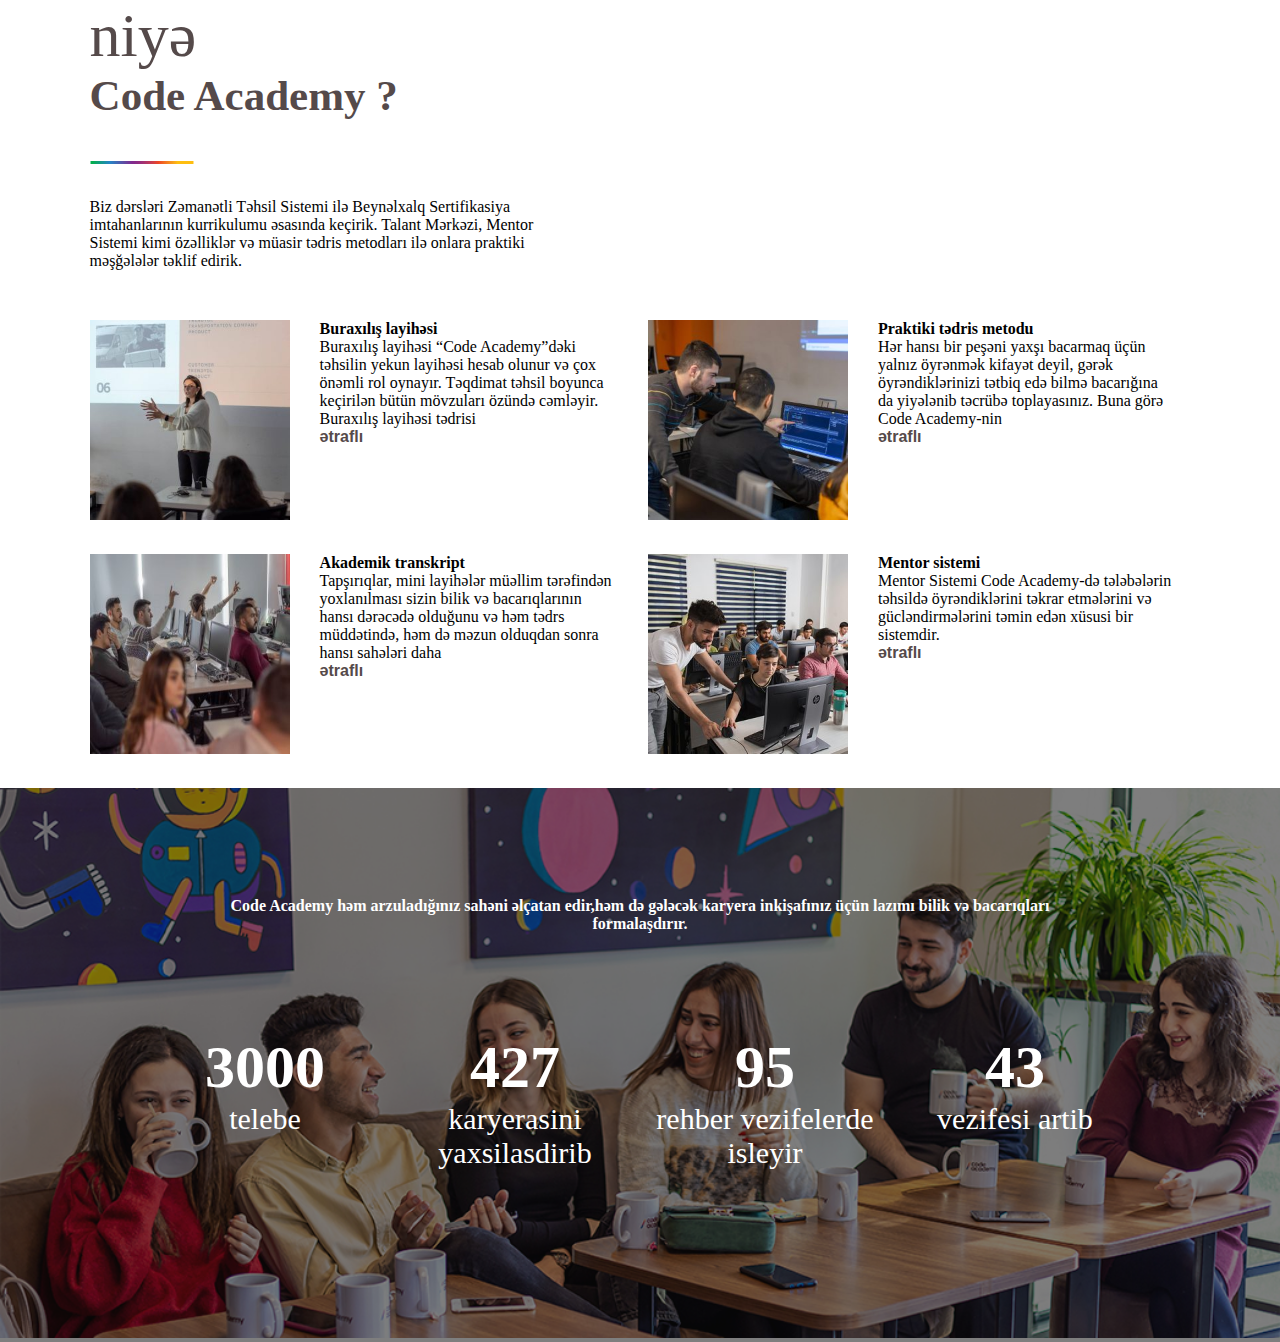
<file: academymain/codeAcademy-site-project/index.html>
<!doctype html>
<html lang="en">
  <head>
    <meta charset="utf-8">
    <meta name="viewport" content="width=device-width, initial-scale=1">
    <title>Code Academy</title>
    <link href="https://cdn.jsdelivr.net/npm/bootstrap@5.3.2/dist/css/bootstrap.min.css" 
    rel="stylesheet" 
    integrity="sha384-T3c6CoIi6uLrA9TneNEoa7RxnatzjcDSCmG1MXxSR1GAsXEV/Dwwykc2MPK8M2HN" 
    crossorigin="anonymous">
    <link rel="stylesheet" href="./assets/css/main.css">
  </head>
  <body>

    <section class="sec-info">
        <div class="sec-info-container">
            <div class="sec-info-head">
                <div class="head-h2">
                    <h2 style="font-size:62px; font-weight: 300;color: #554a4a; display: inline;">niyə</h2>
                    <h2 style="font-size:43px; font-weight:800;color: #554a4a;display: flexbox;">Code Academy ?</h2>
                </div>
                <div class="head-img">
                    <img src="./assets/images/sep-line.png" alt="sep-line">
                </div>
                <div class="head-main">
                    <p>Biz dərsləri Zəmanətli Təhsil Sistemi ilə Beynəlxalq Sertifikasiya imtahanlarının kurrikulumu əsasında keçirik. Talant Mərkəzi, Mentor Sistemi kimi özəlliklər və müasir tədris metodları ilə onlara praktiki məşğələlər təklif edirik.</p>
                </div>
            </div>
            <div class="sec-info-carts">
                <div class="sec-info-carts-cart">
                    <div class="cart-img">
                        <img src="./assets/images/layihe-teqdimatlari-300x300.jpg" alt="layihe-teqdimatlari">
                    </div>
                    <div class="cart-text">
                        <h3>Buraxılış layihəsi</h3>
                        <p>Buraxılış layihəsi “Code Academy”dəki təhsilin yekun layihəsi hesab olunur və çox önəmli rol oynayır. Təqdimat təhsil boyunca keçirilən bütün mövzuları özündə cəmləyir. Buraxılış layihəsi tədrisi</p>
                        <button>ətraflı</button>
                    </div>
                </div>
                <div class="sec-info-carts-cart">
                    <div class="cart-img">
                        <img src="./assets/images/praktiki-tedris-metodu-300x300.jpg" alt="praktiki-tedris-metodu">
                    </div>
                    <div class="cart-text">
                        <h3>Praktiki tədris metodu</h3>
                        <p>Hər hansı bir peşəni yaxşı bacarmaq üçün yalnız öyrənmək kifayət deyil, gərək öyrəndiklərinizi tətbiq edə bilmə bacarığına da yiyələnib təcrübə toplayasınız. Buna görə Code Academy-nin</p>
                        <button>ətraflı</button>
                    </div>
                </div>
                <div class="sec-info-carts-cart">
                    <div class="cart-img">
                        <img src="./assets/images/akademik-transkript-300x238.jpeg" alt="akademik-transkript">
                    </div>
                    <div class="cart-text">
                        <h3>Akademik transkript</h3>
                        <p>Tapşırıqlar, mini layihələr müəllim tərəfindən yoxlanılması sizin bilik və bacarıqlarının hansı dərəcədə olduğunu və həm tədrs müddətində, həm də məzun olduqdan sonra hansı sahələri daha</p>
                        <button>ətraflı</button>
                    </div>
                </div>
                <div class="sec-info-carts-cart">
                    <div class="cart-img">
                        <img src="./assets/images/mentor-sistemi-300x300.jpeg" alt="mentor-sistemi">
                    </div>
                    <div class="cart-text">
                        <h3>Mentor sistemi</h3>
                        <p>Mentor Sistemi Code Academy-də tələbələrin təhsildə öyrəndiklərini təkrar etmələrini və gücləndirmələrini təmin edən xüsusi bir sistemdir.</p>
                        <button>ətraflı</button>
                    </div>
                </div>
            </div>
        </div>
    </section>
    <section class="sec-statistics">
        <div class="sec-statistics-container">
            <div class="sec-img">
                <img src="./assets/SCSS/bg-media/code-academy-bg.jpeg" alt="backgroond">
            </div>
            <div class="sec-content-box">
                <div class="content-head">
                    <h3>Code Academy həm arzuladığınız sahəni əlçatan edir,həm də gələcək karyera inkişafınız üçün lazımı bilik və bacarıqları formalaşdırır.</h3>
                </div>
                <div class="content-body">
                    <div class="content-body-item">
                        <span class="counter" data-target="3000">3000</span>
                        <p>telebe</p>
                    </div>
                    <div class="content-body-item">
                        <span class="counter" data-target="427">427</span>
                        <p>karyerasini yaxsilasdirib</p>
                    </div>
                    <div class="content-body-item">
                        <span class="counter" data-target="95">95</span>
                        <p>rehber vezifelerde isleyir</p>
                    </div>
                    <div class="content-body-item">
                        <span  class="counter" data-target="43">43</span>
                        <p>vezifesi artib</p>
                    </div>
                </div>
            </div>
        </div>
    </section>


















    <script src="https://cdn.jsdelivr.net/npm/@popperjs/core@2.11.8/dist/umd/popper.min.js" 
    integrity="sha384-I7E8VVD/ismYTF4hNIPjVp/Zjvgyol6VFvRkX/vR+Vc4jQkC+hVqc2pM8ODewa9r" 
    crossorigin="anonymous"></script>
    <script src="https://cdn.jsdelivr.net/npm/bootstrap@5.3.2/dist/js/bootstrap.min.js" 
    integrity="sha384-BBtl+eGJRgqQAUMxJ7pMwbEyER4l1g+O15P+16Ep7Q9Q+zqX6gSbd85u4mG4QzX+" 
    crossorigin="anonymous"></script>
    <script src="./assets/js/main.js"></script>

</body>
</html>
</file>
<file: academymain/codeAcademy-site-project/assets/css/main.css>
* {
  padding: 0;
  margin: 0;
  box-sizing: border-box;
  font-size: 16px;
}

.sec-info {
  width: 100%;
  height: auto;
  display: flex;
  justify-content: center;
  align-items: center;
}
.sec-info-container {
  width: 86%;
  height: auto;
}
.sec-info-container .sec-info-head {
  width: 45%;
  height: auto;
  display: flex;
  flex-direction: column;
  gap: 30px;
  padding-bottom: 50px;
}
.sec-info-container .sec-info-carts {
  width: 100%;
  height: auto;
  display: flex;
  flex-wrap: wrap;
  gap: 30px;
}
.sec-info-container .sec-info-carts .sec-info-carts-cart {
  width: 48%;
  height: auto;
  display: flex;
  justify-content: space-between;
  gap: 30px;
}
.sec-info-container .sec-info-carts .sec-info-carts-cart .cart-text button {
  border: none;
  background-color: #fff;
  color: #554a4a;
  font-weight: 700;
}
.sec-info-container .sec-info-carts .sec-info-carts-cart .cart-img img {
  width: 200px;
  height: 200px;
}

.sec-statistics {
  width: 100%;
  height: 500px;
  padding-top: 30px;
}
.sec-statistics-container {
  position: relative;
}
.sec-statistics-container .sec-img img {
  width: 100%;
  height: auto;
}
.sec-statistics-container .sec-content-box {
  width: 100%;
  height: 100%;
  text-align: center;
  display: flex;
  justify-content: center;
  align-items: center;
  flex-direction: column;
  position: absolute;
  top: 0;
  left: 0;
  background-color: rgba(12, 12, 12, 0.53);
  color: #fff;
  gap: 100px;
}
.sec-statistics-container .sec-content-box .content-head {
  width: 65%;
  height: auto;
}
.sec-statistics-container .sec-content-box .content-body {
  display: flex;
  justify-content: center;
  align-items: flex-end;
}
.sec-statistics-container .sec-content-box .content-body-item {
  width: 250px;
  height: 200px;
}
.sec-statistics-container .sec-content-box .content-body-item span {
  font-size: 60px;
  font-weight: 700;
}
.sec-statistics-container .sec-content-box .content-body-item p {
  font-size: 30px;
}
</file>
